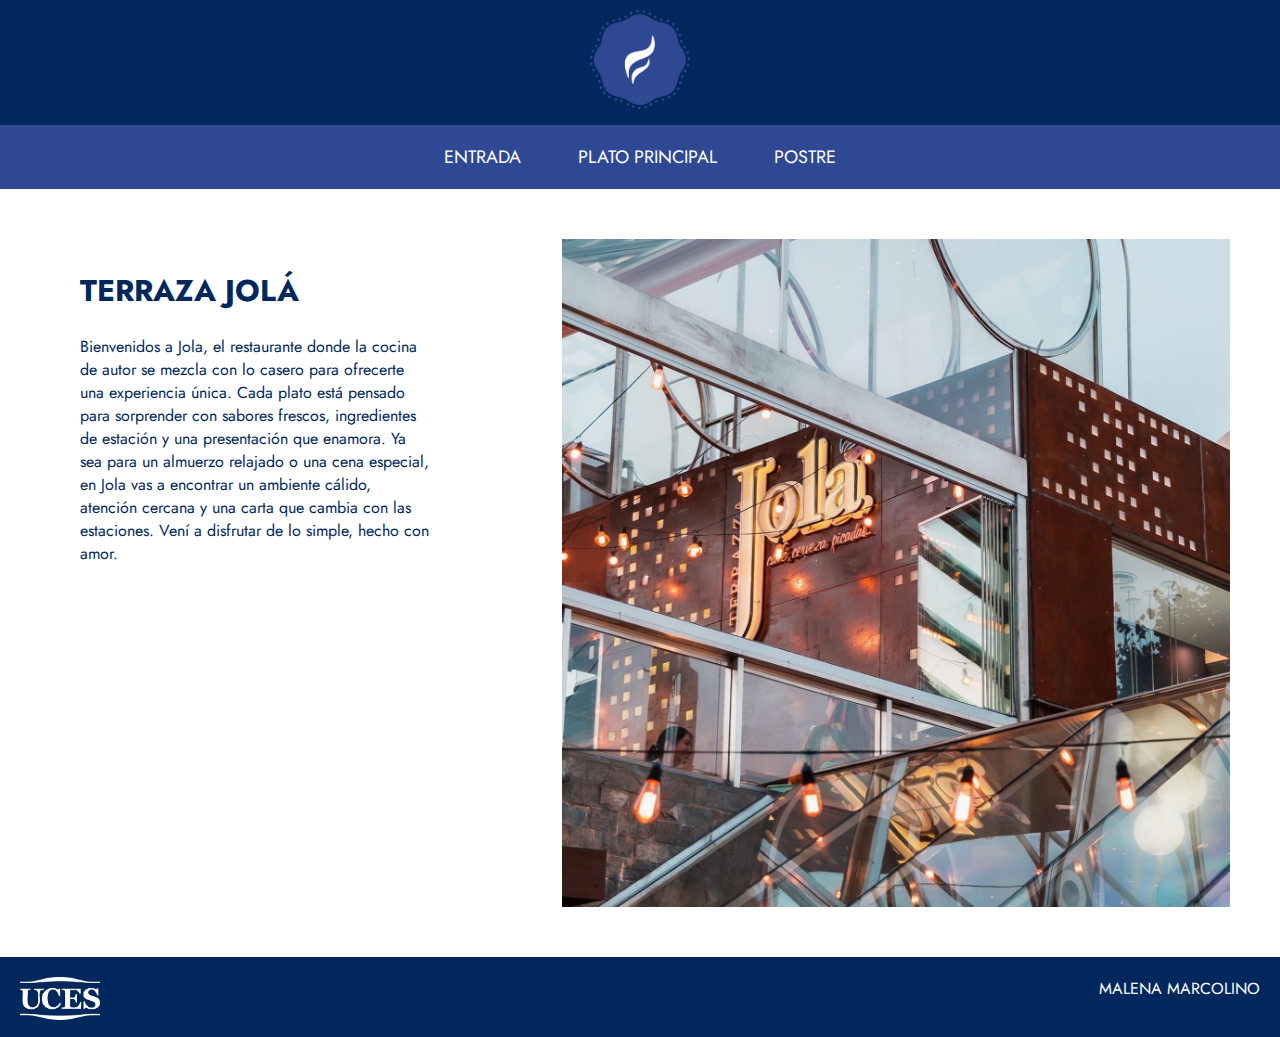
<file: index.html>
<!DOCTYPE html>
<html lang="es">
<head>
  <meta charset="UTF-8">
  <meta name="viewport" content="width=device-width, initial-scale=1.0">
  <title>Terraza Jolá</title>
  <link rel="stylesheet" href="css/estilos.css">
</head>
<body>
<main>
  <header>
    <a href="index.html"><img src="imagenes/logo.png" alt="jola"></a>
  </header>
  <nav>
    <ul>
      <li><a href="entrada.html">ENTRADA</a></li>
      <li><a href="principal.html">PLATO PRINCIPAL</a></li>
      <li><a href="postre.html">POSTRE</a></li>
    </ul>
  </nav>
   <div id="caja">
    <div class="izquierda">
      <div>
      <h1>TERRAZA JOLÁ</h1>
      <br>
      <p>Bienvenidos a Jola, el restaurante donde la cocina de autor se mezcla con lo casero para ofrecerte una experiencia única. Cada plato está pensado para sorprender con sabores frescos, ingredientes de estación y una presentación que enamora. Ya sea para un almuerzo relajado o una cena especial, en Jola vas a encontrar un ambiente cálido, atención cercana y una carta que cambia con las estaciones. Vení a disfrutar de lo simple, hecho con amor.</p>
    </div>
    </div>
    <div class="derecha">
        <img src="imagenes/fondojola.jpg" alt="jola">
    </div>
  </div>
 <footer>
  <div class="footer-izq">
    <a href="https://www.uces.edu.ar/"><img src="imagenes/logouces.png" alt="jola"></a>
  </div>
  <div class="footer-der">
    <p>MALENA MARCOLINO</p>
  </div>
</footer>
</main>
</body>
</html>
</file>
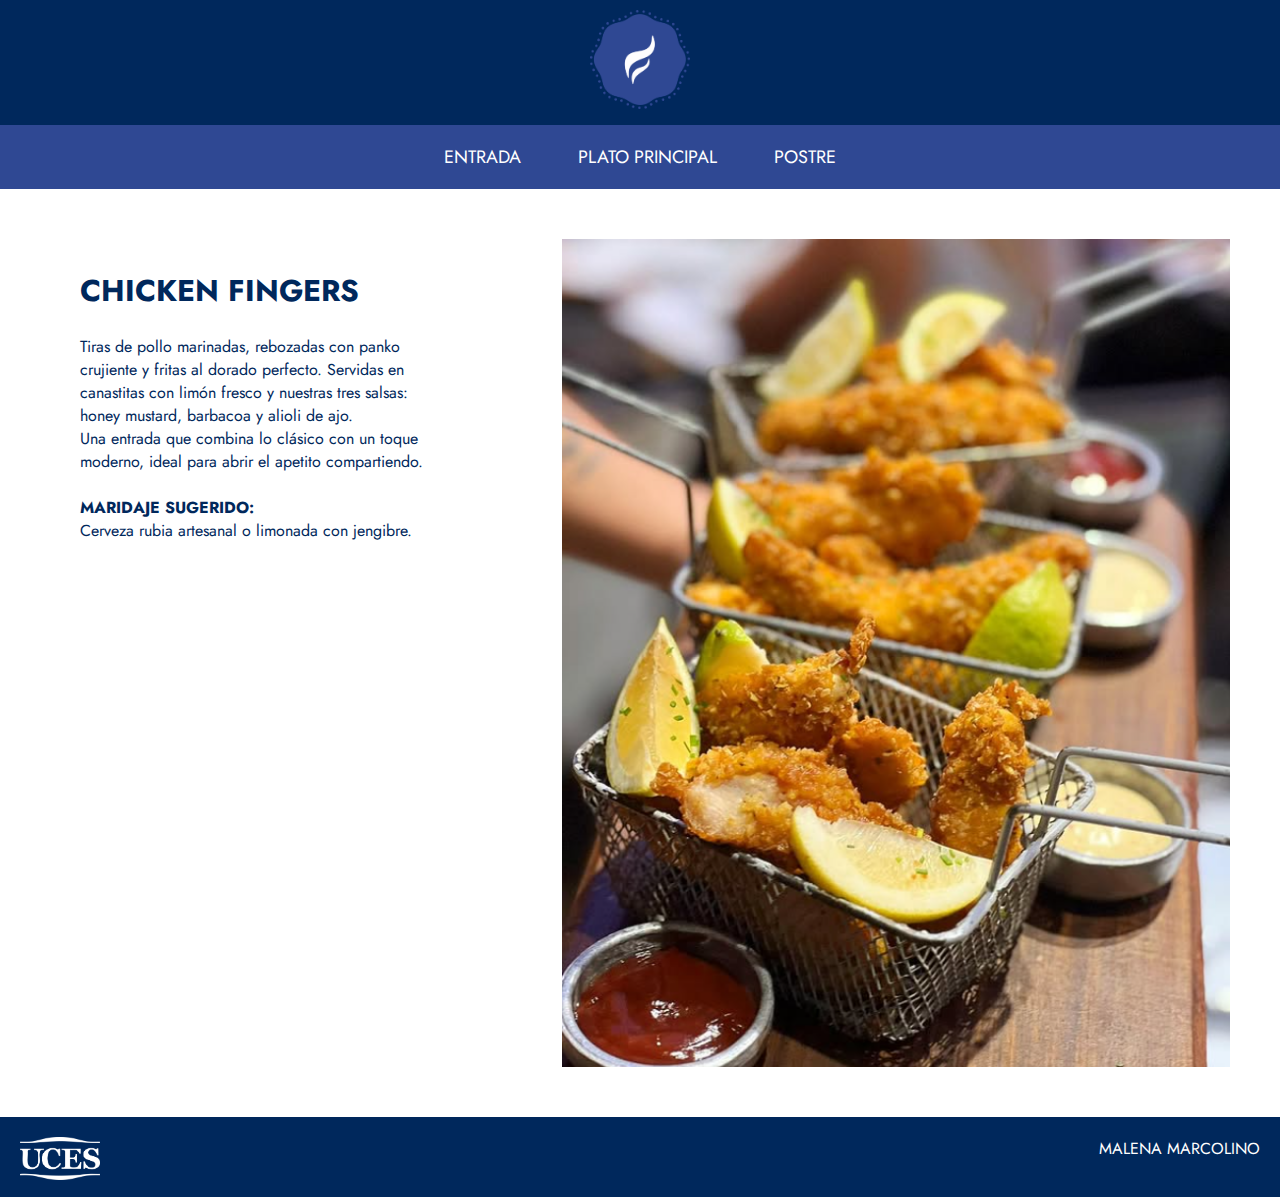
<file: entrada.html>
<!DOCTYPE html>
<html lang="es">
<head>
  <meta charset="UTF-8">
  <meta name="viewport" content="width=device-width, initial-scale=1.0">
  <title>Terraza Jolá</title>
  <link rel="stylesheet" href="css/estilos.css">
</head>
<body>
<main>
  <header>
    <a href="index.html"><img src="imagenes/logo.png" alt="jola"></a>
  </header>
  <nav>
    <ul>
      <li><a href="entrada.html">ENTRADA</a></li>
      <li><a href="principal.html">PLATO PRINCIPAL</a></li>
      <li><a href="postre.html">POSTRE</a></li>
    </ul>
  </nav>
  <div id="caja">

    <div class="izquierda">
      <div>
        <h1>CHICKEN FINGERS</h1>
        <br>
        <p>Tiras de pollo marinadas, rebozadas con panko crujiente y fritas al dorado perfecto. Servidas en canastitas con limón fresco y nuestras tres salsas: honey mustard, barbacoa y alioli de ajo.</p>
      <p>Una entrada que combina lo clásico con un toque moderno, ideal para abrir el apetito compartiendo.</p><br> 
      <p><strong>MARIDAJE SUGERIDO:</strong><br> Cerveza rubia artesanal o limonada con jengibre.</p></p>
     </div>
    </div>

  <div class="derecha">
    <img src="imagenes/pollo.png" alt="Chicken Fingers">
    </div>

  </div>
  <footer>
  <div class="footer-izq">
    <a href="https://www.uces.edu.ar/"><img src="imagenes/logouces.png" alt="jola"></a>
  </div>
  <div class="footer-der">
    <p>MALENA MARCOLINO</p>
  </div>
</footer>
</body>
</html>
</file>
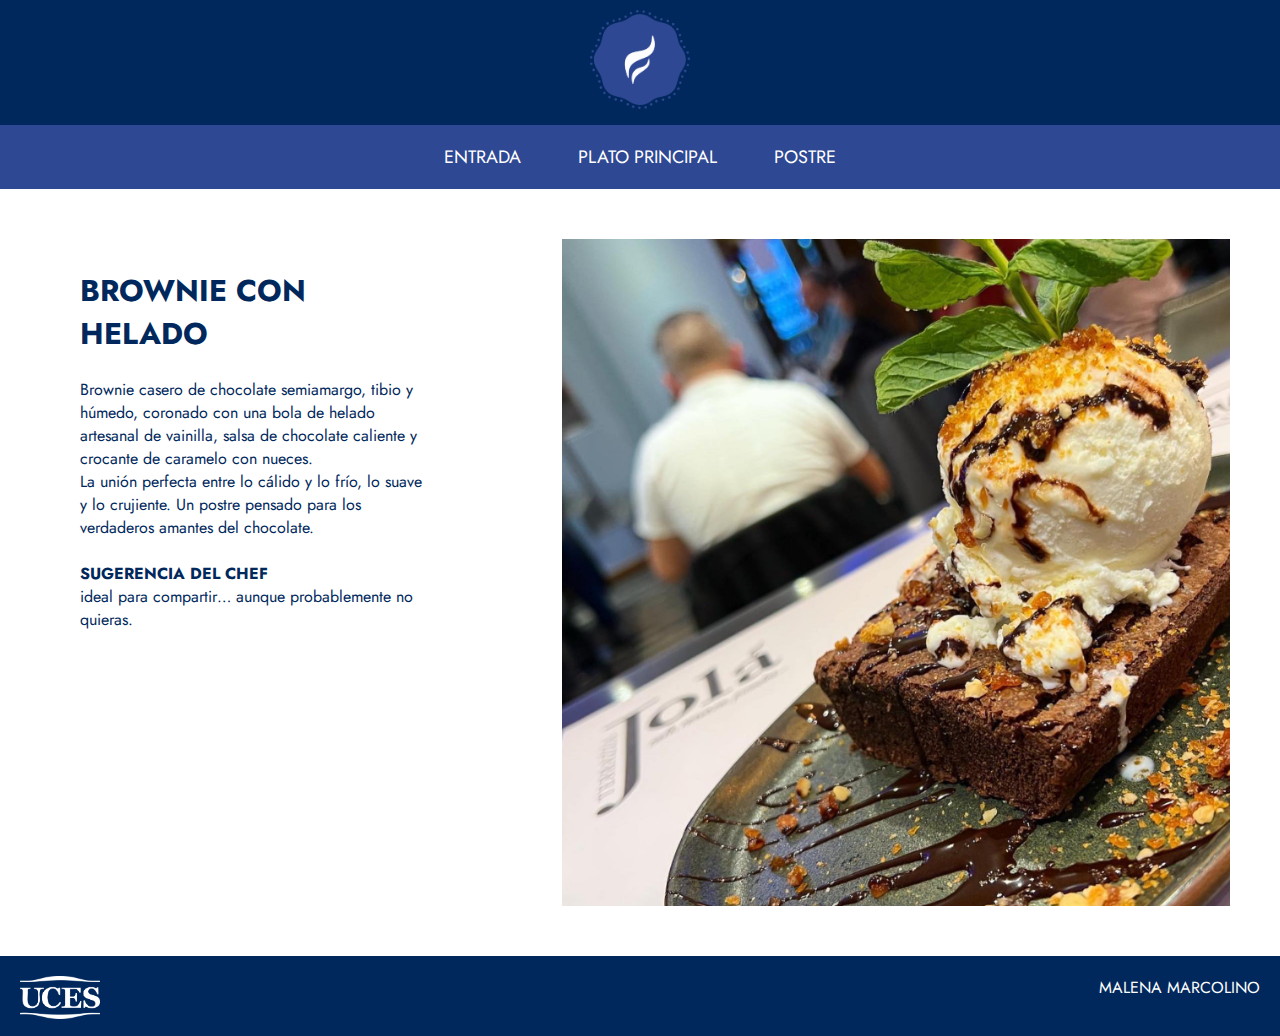
<file: postre.html>
<!DOCTYPE html>
<html lang="es">
<head>
  <meta charset="UTF-8">
  <meta name="viewport" content="width=device-width, initial-scale=1.0">
  <title>Terraza Jolá</title>
  <link rel="stylesheet" href="css/estilos.css">
</head>
<body>
<main>
  <header>
    <a href="index.html"><img src="imagenes/logo.png" alt="jola"></a>
  </header>
  <nav>
    <ul>
      <li><a href="entrada.html">ENTRADA</a></li>
      <li><a href="principal.html">PLATO PRINCIPAL</a></li>
      <li><a href="postre.html">POSTRE</a></li>
    </ul>
  </nav>
   <div id="caja">
    <div class="izquierda">
      <div>
      <h1>BROWNIE CON HELADO</h1>
      <br>
      <p>Brownie casero de chocolate semiamargo, tibio y húmedo, coronado con una bola de helado artesanal de vainilla, salsa de chocolate caliente y crocante de caramelo con nueces.</p>
      <p> La unión perfecta entre lo cálido y lo frío, lo suave y lo crujiente. Un postre pensado para los verdaderos amantes del chocolate.</p><br>
      <p><strong>SUGERENCIA DEL CHEF</strong><br> ideal para compartir… aunque probablemente no quieras.</p>
    </div>
  </div>
 <div class="derecha">
    <img src="imagenes/brownie.png" alt="brownie">
    </div>
</div>
  <footer>
  <div class="footer-izq">
    <a href="https://www.uces.edu.ar/"><img src="imagenes/logouces.png" alt="jola"></a>
  </div>
  <div class="footer-der">
    <p>MALENA MARCOLINO</p>
  </div>
</footer>
</body>
</html>
</file>
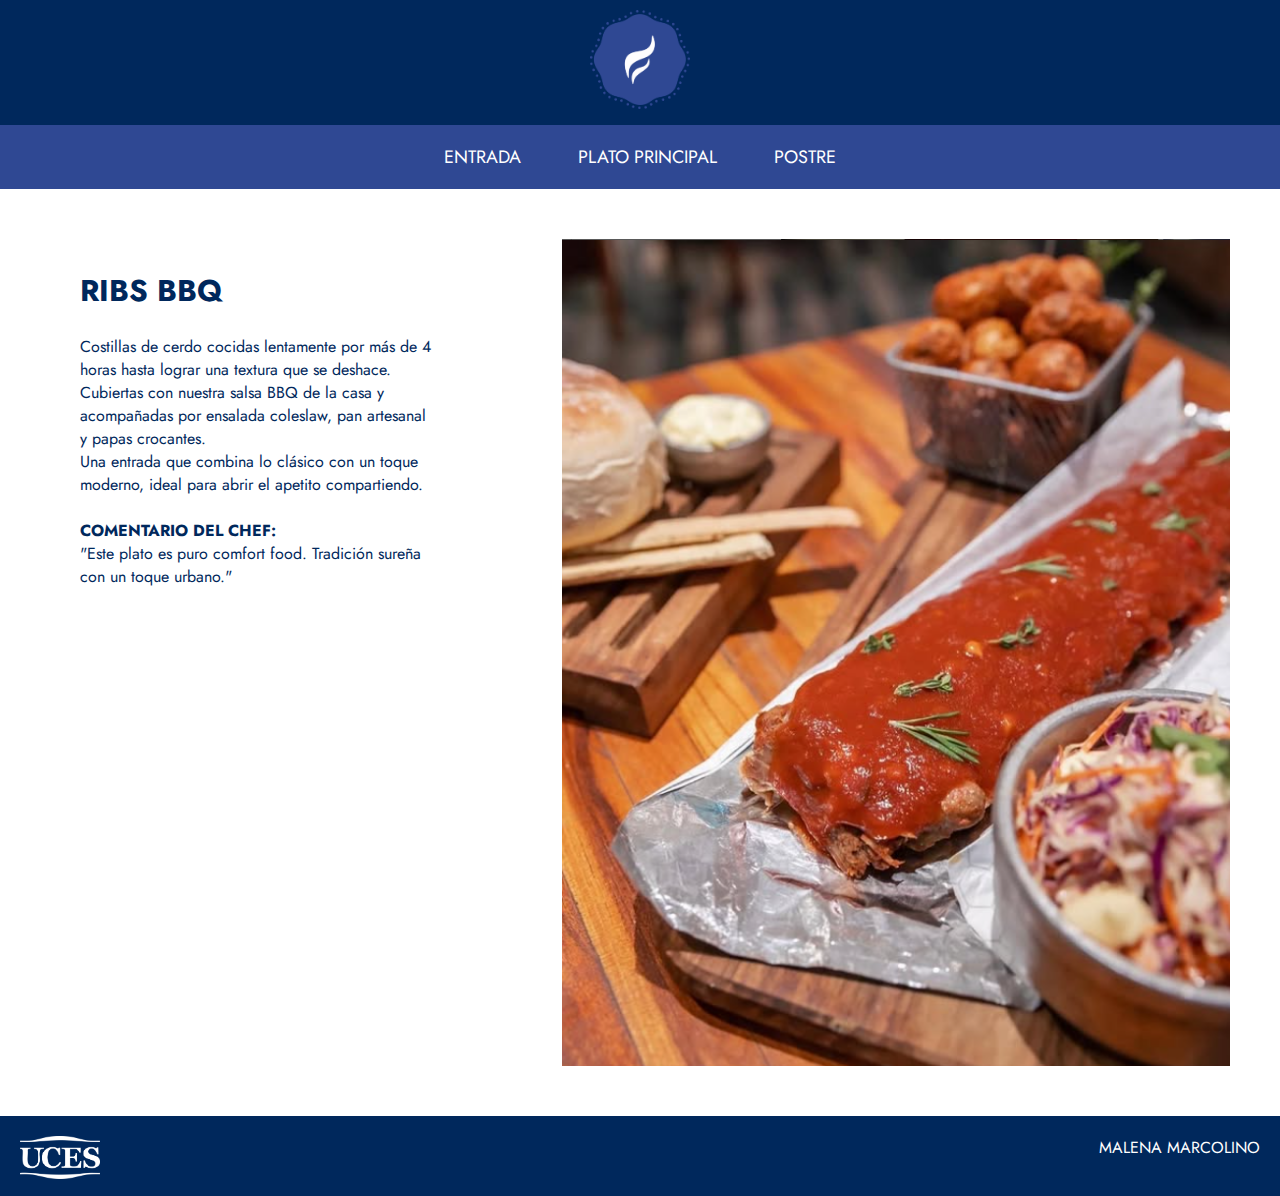
<file: principal.html>
<!DOCTYPE html>
<html lang="es">
<head>
  <meta charset="UTF-8">
  <meta name="viewport" content="width=device-width, initial-scale=1.0">
  <title>Terraza Jolá</title>
  <link rel="stylesheet" href="css/estilos.css">
</head>
<body>
<main>
  <header>
    <a href="index.html"><img src="imagenes/logo.png" alt="jola"></a>
  </header>
  <nav>
    <ul>
      <li><a href="entrada.html">ENTRADA</a></li>
      <li><a href="principal.html">PLATO PRINCIPAL</a></li>
      <li><a href="postre.html">POSTRE</a></li>
    </ul>
  </nav>
   <div id="caja">
    <div class="izquierda">
      <div>
      <h1>RIBS BBQ</h1>
      <br>
       <p>Costillas de cerdo cocidas lentamente por más de 4 horas hasta lograr una textura que se deshace. Cubiertas con nuestra salsa BBQ de la casa y acompañadas por ensalada coleslaw, pan artesanal y papas crocantes.</p>
      <p>Una entrada que combina lo clásico con un toque moderno, ideal para abrir el apetito compartiendo.</p><br>
      <p><strong>COMENTARIO DEL CHEF:</strong><br>"Este plato es puro comfort food. Tradición sureña con un toque urbano."</p>
    </div>
  </div>
 <div class="derecha">
    <img src="imagenes/ribs.png" alt="ribs">
    </div>
</div>
  <footer>
  <div class="footer-izq">
    <a href="https://www.uces.edu.ar/"><img src="imagenes/logouces.png" alt="jola"></a>
  </div>
  <div class="footer-der">
    <p>MALENA MARCOLINO</p>
  </div>
</footer>
</body>
</html>
</file>
<file: css/estilos.css>
@import url('https://fonts.googleapis.com/css2?family=Jost:ital,wght@0,100..900;1,100..900&family=Lexend+Deca:wght@100..900&display=swap');

*{margin: 0;
padding: 0;
box-sizing: border-box;}

body {
  height: 100%;
  font-family: "Jost";sans-serif;
  background-color:white;}

header {
  height:100%;
  background-color:#00285c;
  padding: 10px;
  text-align:center;}

header img {
  width: 100px;}

nav {
  background-color:#2f4893;
  padding: 5px;
  text-align: center;}

ul{
  list-style: none;
  padding: 0;
  text-align: center;
  margin: 0;
  background-color:#2f4893;}

li{display: inline-block;
  margin:0 10px;}

li a{
  font-size:18px;
  display: block;
  color: white;
  text-align: center;
  padding: 14px 16px;
  text-decoration: none;}

li a:hover:not(.active){
background-color:#00285c;}

.active {
background-color:#00285c;}

#caja {
width: 100%;
overflow: hidden;}

.izquierda{
float: left;
  width: 40%;
  padding: 80px;
  box-sizing: border-box;}

.izquierda p{
  color:#00285c;}

.derecha {
 float: left;
  width: 60%;
  padding: 20px;
  box-sizing: border-box;}

.derecha img {
   width: 100%;
  height: auto;
  display: block;
  padding:30px}

h1 {
  color:#00285c;
  text-align:left;
  font-size:30px;}

footer {
  background-color: #00285c;
  color: white;
  padding:20px;
  overflow: hidden;
  height: 80px;}

.footer-izq {
  float: left;
  width: 50%;
  text-align: left;}

.footer-der {
  float: right;
  width: 50%;
  text-align: right;}

footer img {
  width: 80px;
  margin-bottom: 10px;}
</file>
